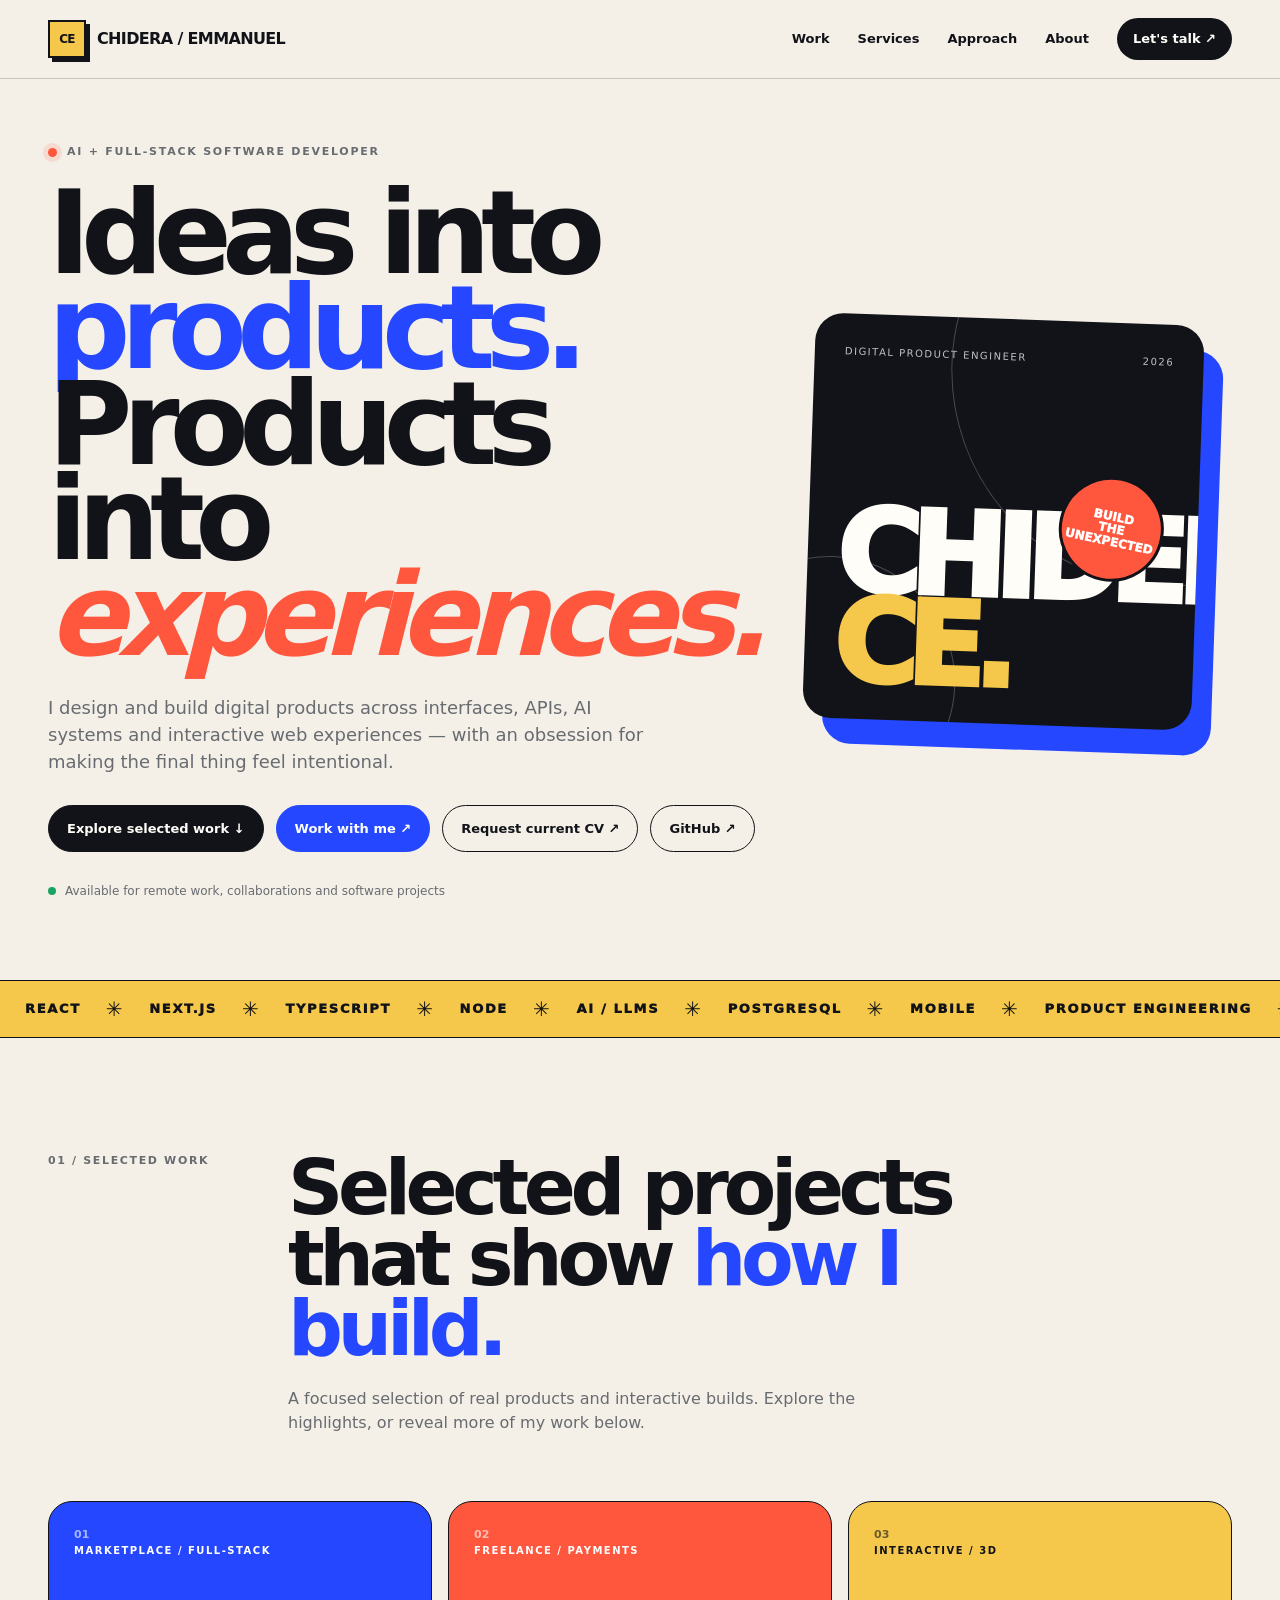
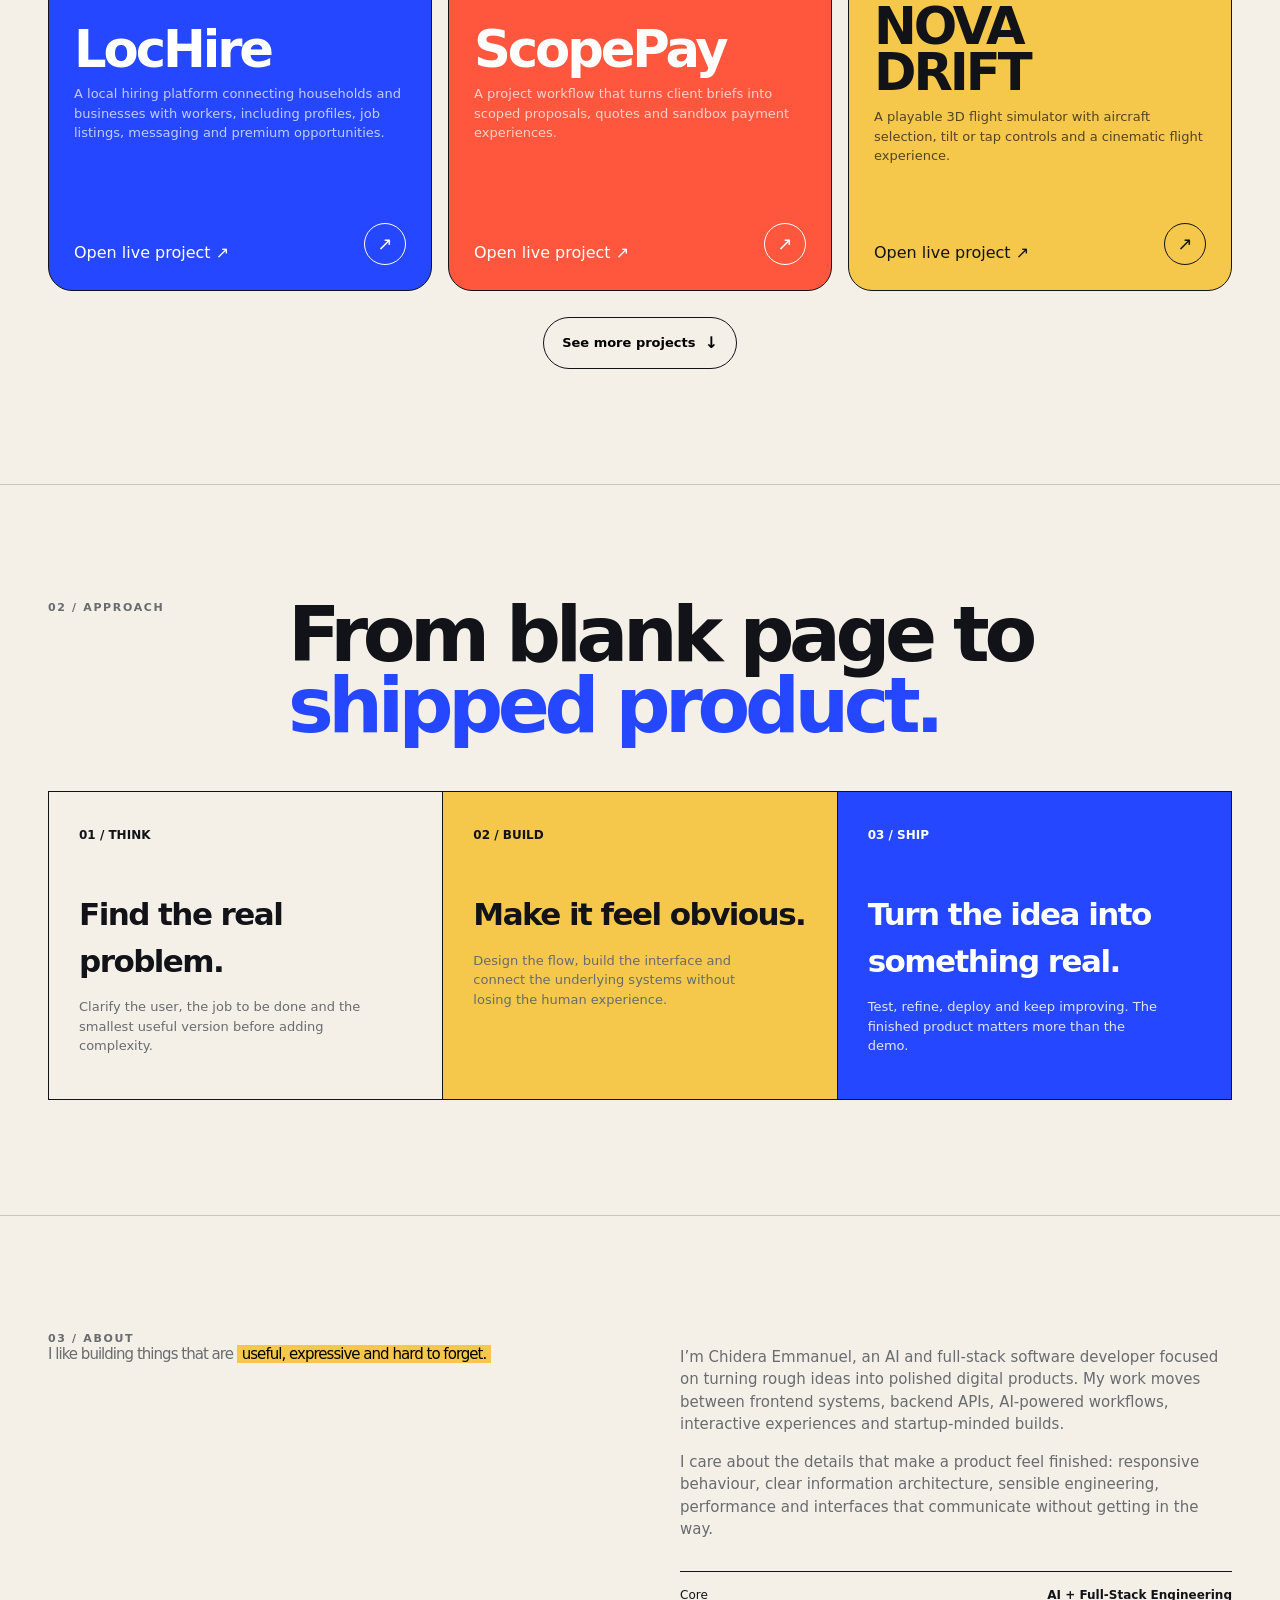
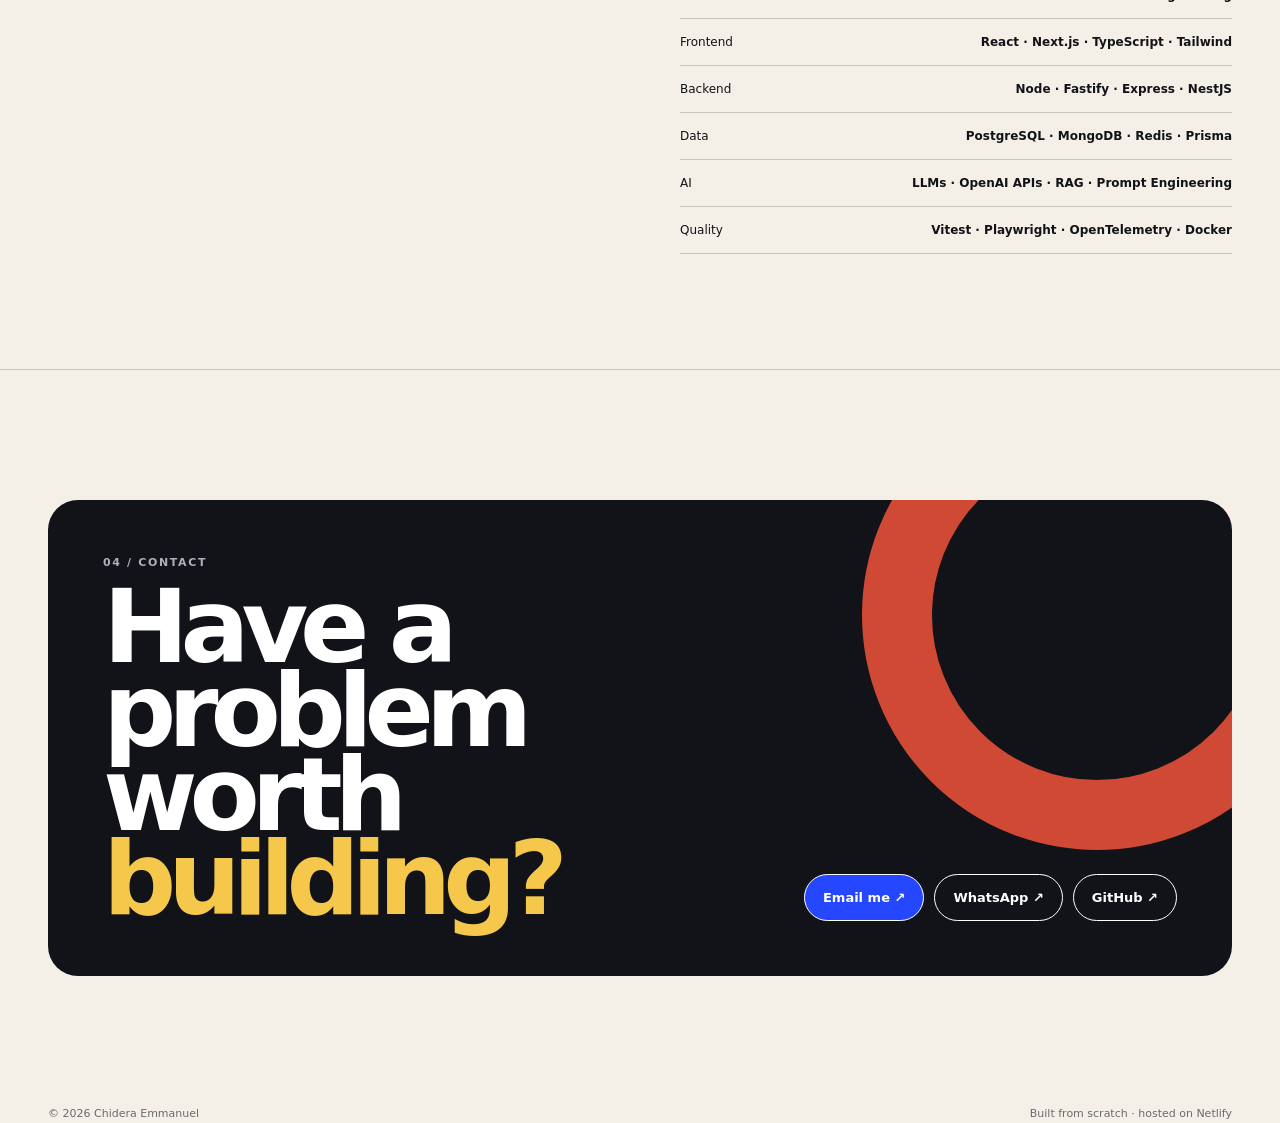
<file: index.html>
<!doctype html>
<html lang="en">
<head>
<meta charset="utf-8">
<meta name="viewport" content="width=device-width,initial-scale=1">
<meta name="theme-color" content="#f4f0e8">
<meta name="description" content="Chidera Emmanuel Okpala, full-stack web and mobile developer in Lagos, Nigeria. Explore projects, website repairs and remote React / Next.js development services.">
<link rel="canonical" href="https://my-portfolio-ce.netlify.app/">
<title>Chidera Emmanuel — AI & Full-Stack Software Developer</title>
<style>
:root{--paper:#f4f0e8;--paper2:#ebe5da;--ink:#111318;--muted:#686b70;--blue:#2447ff;--red:#ff573d;--yellow:#f5c84b;--line:#c9c4ba;--white:#fffdf8;--shadow:0 18px 50px rgba(17,19,24,.10);--radius:24px;--max:1240px}*{box-sizing:border-box}html{scroll-behavior:smooth}body{margin:0;background:var(--paper);color:var(--ink);font-family:Inter,ui-sans-serif,system-ui,-apple-system,BlinkMacSystemFont,"Segoe UI",sans-serif;line-height:1.5}a{color:inherit;text-decoration:none}button{font:inherit}.wrap{max-width:var(--max);margin:auto;padding:0 28px}.top{position:sticky;top:0;z-index:40;border-bottom:1px solid var(--line);background:rgba(244,240,232,.9);backdrop-filter:blur(18px)}.nav{height:78px;display:flex;align-items:center;justify-content:space-between}.logo{display:flex;align-items:center;gap:11px;font-weight:900;letter-spacing:-.04em}.logo-mark{width:38px;height:38px;border:2px solid var(--ink);display:grid;place-items:center;background:var(--yellow);font-size:12px;box-shadow:4px 4px 0 var(--ink)}.links{display:flex;gap:28px;align-items:center;font-size:13px;font-weight:750}.links a:hover{color:var(--blue)}.nav-cta{background:var(--ink);color:var(--white);padding:11px 16px;border-radius:999px}.menu{display:none;border:0;background:none;font-size:24px}.hero{min-height:calc(100vh - 78px);display:grid;grid-template-columns:1.08fr .92fr;gap:50px;align-items:center;padding-top:65px;padding-bottom:80px}.kicker{display:flex;align-items:center;gap:10px;font-size:11px;text-transform:uppercase;letter-spacing:.16em;font-weight:850;color:var(--muted)}.kicker i{width:9px;height:9px;border-radius:50%;background:var(--red);display:inline-block;box-shadow:0 0 0 5px #ff573d22}.hero h1{font-size:clamp(64px,9vw,128px);line-height:.83;letter-spacing:-.085em;margin:25px 0 30px}.hero h1 .blue{color:var(--blue)}.hero h1 .red{color:var(--red);font-style:italic}.intro{font-size:18px;color:var(--muted);max-width:610px}.hero-actions{display:flex;gap:12px;flex-wrap:wrap;margin:30px 0}.btn{display:inline-flex;align-items:center;gap:9px;padding:13px 18px;border:1.5px solid var(--ink);border-radius:999px;font-weight:800;font-size:13px;transition:.2s}.btn:hover{transform:translateY(-2px)}.btn.dark{background:var(--ink);color:var(--white)}.btn.blue{background:var(--blue);border-color:var(--blue);color:white}.btn.light{background:transparent}.avail{display:flex;align-items:center;gap:9px;color:var(--muted);font-size:12px}.avail span{width:8px;height:8px;background:#19a463;border-radius:50%}.poster{position:relative;min-height:520px;display:grid;place-items:center}.poster-card{width:min(470px,100%);aspect-ratio:1/1.04;background:var(--ink);color:var(--white);border-radius:28px;padding:30px;position:relative;overflow:hidden;box-shadow:20px 25px 0 var(--blue);transform:rotate(2deg)}.poster-card:before,.poster-card:after{content:"";position:absolute;border:1px solid #ffffff3a;border-radius:50%}.poster-card:before{width:430px;height:430px;right:-180px;top:-170px}.poster-card:after{width:250px;height:250px;left:-100px;bottom:-90px}.poster-top{display:flex;justify-content:space-between;position:relative;z-index:2;font-size:10px;letter-spacing:.15em;text-transform:uppercase;color:#bfc2ca}.poster-big{position:absolute;left:28px;right:28px;bottom:30px;font-size:clamp(75px,9vw,125px);line-height:.78;letter-spacing:-.1em;font-weight:950;z-index:2}.poster-big em{display:block;color:var(--yellow);font-style:normal}.poster-sticker{position:absolute;right:34px;top:38%;width:105px;height:105px;border-radius:50%;background:var(--red);color:white;display:grid;place-items:center;text-align:center;font-weight:950;font-size:12px;line-height:1.05;transform:rotate(10deg);z-index:3;border:3px solid var(--ink)}.marquee{border-top:1px solid var(--ink);border-bottom:1px solid var(--ink);overflow:hidden;background:var(--yellow)}.marquee-track{display:flex;width:max-content;animation:move 22s linear infinite}.marquee span{font-size:13px;font-weight:950;letter-spacing:.13em;text-transform:uppercase;padding:13px 25px;display:flex;align-items:center;gap:25px}.marquee b{font-size:20px}@keyframes move{to{transform:translateX(-50%)}}.section{padding:115px 0;border-bottom:1px solid var(--line)}.section-head{display:grid;grid-template-columns:190px 1fr;gap:50px;margin-bottom:50px}.eyebrow{font-size:11px;letter-spacing:.15em;text-transform:uppercase;font-weight:900;color:var(--muted)}.section-title{font-size:clamp(43px,6vw,78px);line-height:.92;letter-spacing:-.07em;margin:0;max-width:800px}.section-title span{color:var(--blue)}.section-copy{color:var(--muted);max-width:650px;font-size:16px;margin-top:22px}.work-grid{display:grid;grid-template-columns:repeat(3,1fr);gap:16px}.work{background:var(--white);border:1px solid var(--ink);border-radius:var(--radius);min-height:390px;padding:25px;display:flex;flex-direction:column;justify-content:space-between;position:relative;overflow:hidden;transition:.25s}.work:hover{transform:translateY(-7px);box-shadow:var(--shadow)}.work:nth-child(1){background:var(--blue);color:white}.work:nth-child(2){background:var(--red);color:white}.work:nth-child(3){background:var(--yellow)}.work .number{font-size:11px;font-weight:900;opacity:.6}.work .kind{font-size:10px;letter-spacing:.15em;text-transform:uppercase;font-weight:900}.work h3{font-size:clamp(30px,4vw,56px);line-height:.9;letter-spacing:-.06em;margin:12px 0}.work p{font-size:13px;max-width:520px;opacity:.72;margin:0}.work-foot{display:flex;justify-content:space-between;align-items:end;gap:15px;margin-top:25px}.arrow{width:42px;height:42px;border:1px solid currentColor;border-radius:50%;display:grid;place-items:center;font-size:18px;flex:0 0 auto}.work:hover .arrow{background:currentColor;color:var(--ink)}.process{display:grid;grid-template-columns:repeat(3,1fr);gap:1px;background:var(--ink);border:1px solid var(--ink)}.step{background:var(--paper);padding:30px;min-height:230px}.step:nth-child(2){background:var(--yellow)}.step:nth-child(3){background:var(--blue);color:white}.step b{font-size:12px}.step h3{font-size:31px;letter-spacing:-.05em;margin:45px 0 10px}.step p{font-size:13px;color:var(--muted);max-width:300px}.step:nth-child(3) p{color:#e0e5ff}.about{display:grid;grid-template-columns:1fr 1fr;gap:80px;align-items:start}.about-big{font-size:clamp(34px,5vw,65px);line-height:.95;letter-spacing:-.065em;margin:0}.about-big mark{background:var(--yellow);padding:0 5px}.about p{color:var(--muted);font-size:15px}.fact-list{border-top:1px solid var(--ink);margin-top:30px}.fact{display:flex;justify-content:space-between;gap:20px;padding:14px 0;border-bottom:1px solid var(--line);font-size:12px}.fact strong{font-weight:900;text-align:right}.contact{padding:130px 0}.contact-box{background:var(--ink);color:white;border-radius:30px;padding:55px;position:relative;overflow:hidden;display:grid;grid-template-columns:1fr auto;gap:40px;align-items:end}.contact-box:after{content:"";position:absolute;width:330px;height:330px;border:70px solid var(--red);border-radius:50%;right:-100px;top:-120px;opacity:.8}.contact h2{font-size:clamp(55px,8vw,105px);line-height:.82;letter-spacing:-.08em;margin:14px 0 0;position:relative;z-index:2}.contact h2 span{color:var(--yellow)}.contact-actions{display:flex;gap:10px;flex-wrap:wrap;position:relative;z-index:3}.contact .btn{border-color:white}.contact .btn.light{color:white}footer{padding:25px 0 40px;display:flex;justify-content:space-between;color:var(--muted);font-size:11px}@media(max-width:900px){.links{display:none}.menu{display:block}.hero{grid-template-columns:1fr}.poster{min-height:430px}.section-head{grid-template-columns:1fr;gap:15px}.work-grid{grid-template-columns:1fr 1fr}.about{grid-template-columns:1fr;gap:45px}.contact-box{grid-template-columns:1fr}}@media(max-width:620px){.wrap{padding:0 18px}.nav{height:68px}.hero{padding-top:50px}.hero h1{font-size:62px}.intro{font-size:16px}.poster{min-height:360px}.poster-card{box-shadow:12px 14px 0 var(--blue)}.poster-big{font-size:76px}.section{padding:78px 0}.section-title{font-size:48px}.work-grid,.process{grid-template-columns:1fr}.work{min-height:285px}.contact{padding:80px 0}.contact-box{padding:30px}.contact h2{font-size:57px}footer{flex-direction:column;gap:8px}}@media(prefers-reduced-motion:reduce){html{scroll-behavior:auto}.marquee-track{animation:none}}
</style><style>.more-projects{margin-top:16px}.more-projects[hidden]{display:none}.work-actions{display:flex;justify-content:center;margin-top:26px}.see-more{background:var(--white);border-color:var(--ink);cursor:pointer;min-width:190px;justify-content:center}.see-more:focus-visible{outline:3px solid var(--blue);outline-offset:4px}.see-more span{font-size:16px}.work-grid .work h3{overflow-wrap:anywhere}@media(max-width:620px){.work-actions{margin-top:20px}.see-more{width:100%;max-width:360px}}</style></head><body><header class="top"><div class="wrap nav"><a class="logo" href="#top"><span class="logo-mark">CE</span><span>CHIDERA / EMMANUEL</span></a><nav class="links" id="links"><a href="#work">Work</a><a href="services.html">Services</a><a href="#approach">Approach</a><a href="#about">About</a><a href="#contact" class="nav-cta">Let's talk ↗</a></nav><button class="menu" id="menu" aria-label="Open menu">☰</button></div></header><main id="top"><section class="wrap hero"><div><div class="kicker"><i></i> AI + Full-Stack Software Developer</div><h1>Ideas into <span class="blue">products.</span><br>Products into <span class="red">experiences.</span></h1><p class="intro">I design and build digital products across interfaces, APIs, AI systems and interactive web experiences — with an obsession for making the final thing feel intentional.</p><div class="hero-actions"><a class="btn dark" href="#work">Explore selected work ↓</a><a class="btn blue" href="services.html">Work with me ↗</a><a class="btn light" href="mailto:chideraemmanuelokpala@gmail.com?subject=Request%20for%20current%20CV" target="_blank" rel="noopener">Request current CV ↗</a><a class="btn light" href="https://github.com/ChideraEmmanuelCE" target="_blank" rel="noopener">GitHub ↗</a></div><div class="avail"><span></span> Available for remote work, collaborations and software projects</div></div><div class="poster" aria-label="Chidera Emmanuel digital studio poster"><div class="poster-card"><div class="poster-top"><span>Digital product engineer</span><span>2026</span></div><div class="poster-sticker">BUILD<br>THE<br>UNEXPECTED</div><div class="poster-big">CHIDERA<em>CE.</em></div></div></div></section><div class="marquee"><div class="marquee-track"><span>REACT <b>✳</b> NEXT.JS <b>✳</b> TYPESCRIPT <b>✳</b> NODE <b>✳</b> AI / LLMs <b>✳</b> POSTGRESQL <b>✳</b> MOBILE <b>✳</b> PRODUCT ENGINEERING <b>✳</b></span><span>REACT <b>✳</b> NEXT.JS <b>✳</b> TYPESCRIPT <b>✳</b> NODE <b>✳</b> AI / LLMs <b>✳</b> POSTGRESQL <b>✳</b> MOBILE <b>✳</b> PRODUCT ENGINEERING <b>✳</b></span></div></div><section id="work" class="section"><div class="wrap"><div class="section-head"><div class="eyebrow">01 / Selected work</div><div><h2 class="section-title">Selected projects that show <span>how I build.</span></h2><p class="section-copy">A focused selection of real products and interactive builds. Explore the highlights, or reveal more of my work below.</p></div></div><div class="work-grid"><a class="work" href="https://lochire.ng/" target="_blank" rel="noopener noreferrer" aria-label="Open LocHire live project"><div><div class="number">01</div><div class="kind">Marketplace / Full-stack</div></div><div><h3>LocHire</h3><p>A local hiring platform connecting households and businesses with workers, including profiles, job listings, messaging and premium opportunities.</p></div><div class="work-foot"><span>Open live project ↗</span><span class="arrow" aria-hidden="true">↗</span></div></a><a class="work" href="https://scopepay-two.vercel.app/" target="_blank" rel="noopener noreferrer" aria-label="Open ScopePay live project"><div><div class="number">02</div><div class="kind">Freelance / Payments</div></div><div><h3>ScopePay</h3><p>A project workflow that turns client briefs into scoped proposals, quotes and sandbox payment experiences.</p></div><div class="work-foot"><span>Open live project ↗</span><span class="arrow" aria-hidden="true">↗</span></div></a><a class="work" href="https://nova-drift-cyberflight.vercel.app/" target="_blank" rel="noopener noreferrer" aria-label="Open NOVA DRIFT live project"><div><div class="number">03</div><div class="kind">Interactive / 3D</div></div><div><h3>NOVA<br>DRIFT</h3><p>A playable 3D flight simulator with aircraft selection, tilt or tap controls and a cinematic flight experience.</p></div><div class="work-foot"><span>Open live project ↗</span><span class="arrow" aria-hidden="true">↗</span></div></a></div><div class="more-projects" id="more-projects" hidden><div class="work-grid"><a class="work" href="https://formbridge-ce.vercel.app/" target="_blank" rel="noopener noreferrer" aria-label="Open FormBridge live project"><div><div class="number">04</div><div class="kind">AI / Accessibility</div></div><div><h3>FormBridge</h3><p>An AI-assisted tool for understanding forms, preparing applications and working through answers with voice support.</p></div><div class="work-foot"><span>Open live project ↗</span><span class="arrow" aria-hidden="true">↗</span></div></a><a class="work" href="https://pocket-pos.netlify.app/" target="_blank" rel="noopener noreferrer" aria-label="Open Pocket POS live project"><div><div class="number">05</div><div class="kind">Business / POS</div></div><div><h3>Pocket<br>POS</h3><p>A practical point-of-sale experience designed around everyday business operations, transactions and a clean customer workflow.</p></div><div class="work-foot"><span>Open live project ↗</span><span class="arrow" aria-hidden="true">↗</span></div></a><a class="work" href="https://my-nova-digital.netlify.app/" target="_blank" rel="noopener noreferrer" aria-label="Open Nova Digital live project"><div><div class="number">06</div><div class="kind">Digital Product / Web</div></div><div><h3>Nova<br>Digital</h3><p>A polished client-facing digital product experience showing responsive interface design, visual systems and product presentation.</p></div><div class="work-foot"><span>Open live project ↗</span><span class="arrow" aria-hidden="true">↗</span></div></a><a class="work" href="https://quick-bill-split.netlify.app/" target="_blank" rel="noopener noreferrer" aria-label="Open Quick Bill Split live project"><div><div class="number">07</div><div class="kind">Utility / Interactive</div></div><div><h3>Quick Bill<br>Split</h3><p>An interactive utility that turns a simple calculation problem into a focused, responsive user experience.</p></div><div class="work-foot"><span>Open live project ↗</span><span class="arrow" aria-hidden="true">↗</span></div></a></div></div><div class="work-actions"><button class="btn light see-more" type="button" id="see-more" aria-controls="more-projects" aria-expanded="false">See more projects <span aria-hidden="true">↓</span></button></div></div></section><section id="approach" class="section"><div class="wrap"><div class="section-head"><div class="eyebrow">02 / Approach</div><div><h2 class="section-title">From blank page to <span>shipped product.</span></h2></div></div><div class="process"><article class="step"><b>01 / THINK</b><h3>Find the real problem.</h3><p>Clarify the user, the job to be done and the smallest useful version before adding complexity.</p></article><article class="step"><b>02 / BUILD</b><h3>Make it feel obvious.</h3><p>Design the flow, build the interface and connect the underlying systems without losing the human experience.</p></article><article class="step"><b>03 / SHIP</b><h3>Turn the idea into something real.</h3><p>Test, refine, deploy and keep improving. The finished product matters more than the demo.</p></article></div></div></section><section id="about" class="section"><div class="wrap about"><div><div class="eyebrow">03 / About</div><p class="about-big">I like building things that are <mark>useful, expressive and hard to forget.</mark></p></div><div><p>I’m Chidera Emmanuel, an AI and full-stack software developer focused on turning rough ideas into polished digital products. My work moves between frontend systems, backend APIs, AI-powered workflows, interactive experiences and startup-minded builds.</p><p>I care about the details that make a product feel finished: responsive behaviour, clear information architecture, sensible engineering, performance and interfaces that communicate without getting in the way.</p><div class="fact-list"><div class="fact"><span>Core</span><strong>AI + Full-Stack Engineering</strong></div><div class="fact"><span>Frontend</span><strong>React · Next.js · TypeScript · Tailwind</strong></div><div class="fact"><span>Backend</span><strong>Node · Fastify · Express · NestJS</strong></div><div class="fact"><span>Data</span><strong>PostgreSQL · MongoDB · Redis · Prisma</strong></div><div class="fact"><span>AI</span><strong>LLMs · OpenAI APIs · RAG · Prompt Engineering</strong></div><div class="fact"><span>Quality</span><strong>Vitest · Playwright · OpenTelemetry · Docker</strong></div></div></div></div></section><section id="contact" class="contact"><div class="wrap"><div class="contact-box"><div><div class="eyebrow" style="color:#aeb1b9">04 / Contact</div><h2>Have a problem worth <span>building?</span></h2></div><div class="contact-actions"><a class="btn blue" href="mailto:chideraemmanuelokpala@gmail.com">Email me ↗</a><a class="btn light" href="https://wa.me/2347042879150" target="_blank" rel="noopener">WhatsApp ↗</a><a class="btn light" href="https://github.com/ChideraEmmanuelCE" target="_blank" rel="noopener">GitHub ↗</a></div></div></div></section></main><footer class="wrap"><span>© 2026 Chidera Emmanuel</span><span>Built from scratch · hosted on Netlify</span></footer><script>const menu=document.getElementById('menu');const links=document.getElementById('links');menu.addEventListener('click',()=>{links.classList.toggle('mobile')});const style=document.createElement('style');style.textContent='.links.mobile{display:flex;position:absolute;top:68px;left:0;right:0;background:var(--paper);padding:18px;flex-direction:column;align-items:flex-start;border-bottom:1px solid var(--line)}';document.head.appendChild(style);const showMore=document.getElementById('see-more');const moreProjects=document.getElementById('more-projects');showMore.addEventListener('click',()=>{const expanded=showMore.getAttribute('aria-expanded')==='true';moreProjects.hidden=expanded;showMore.setAttribute('aria-expanded',String(!expanded));showMore.innerHTML=expanded?'See more projects <span aria-hidden="true">↓</span>':'Show less <span aria-hidden="true">↑</span>';});</script></body></html>
</file>
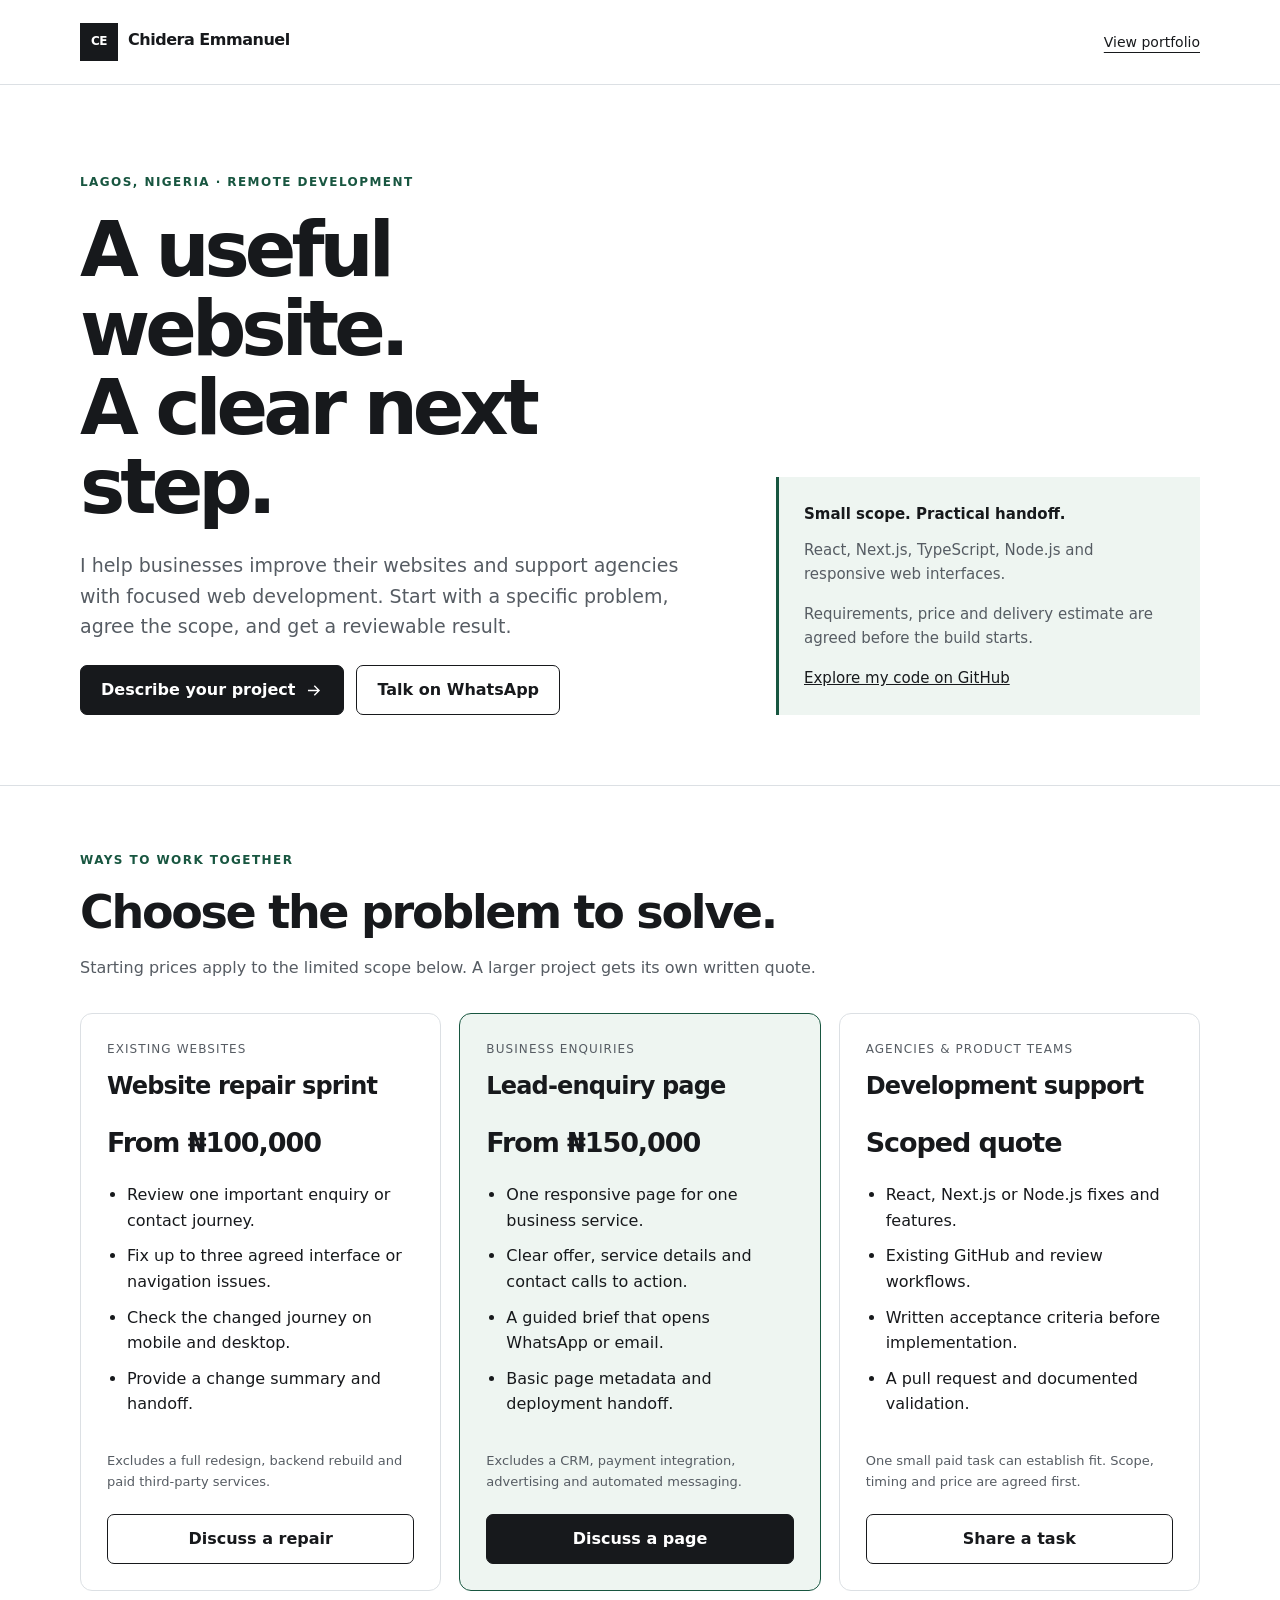
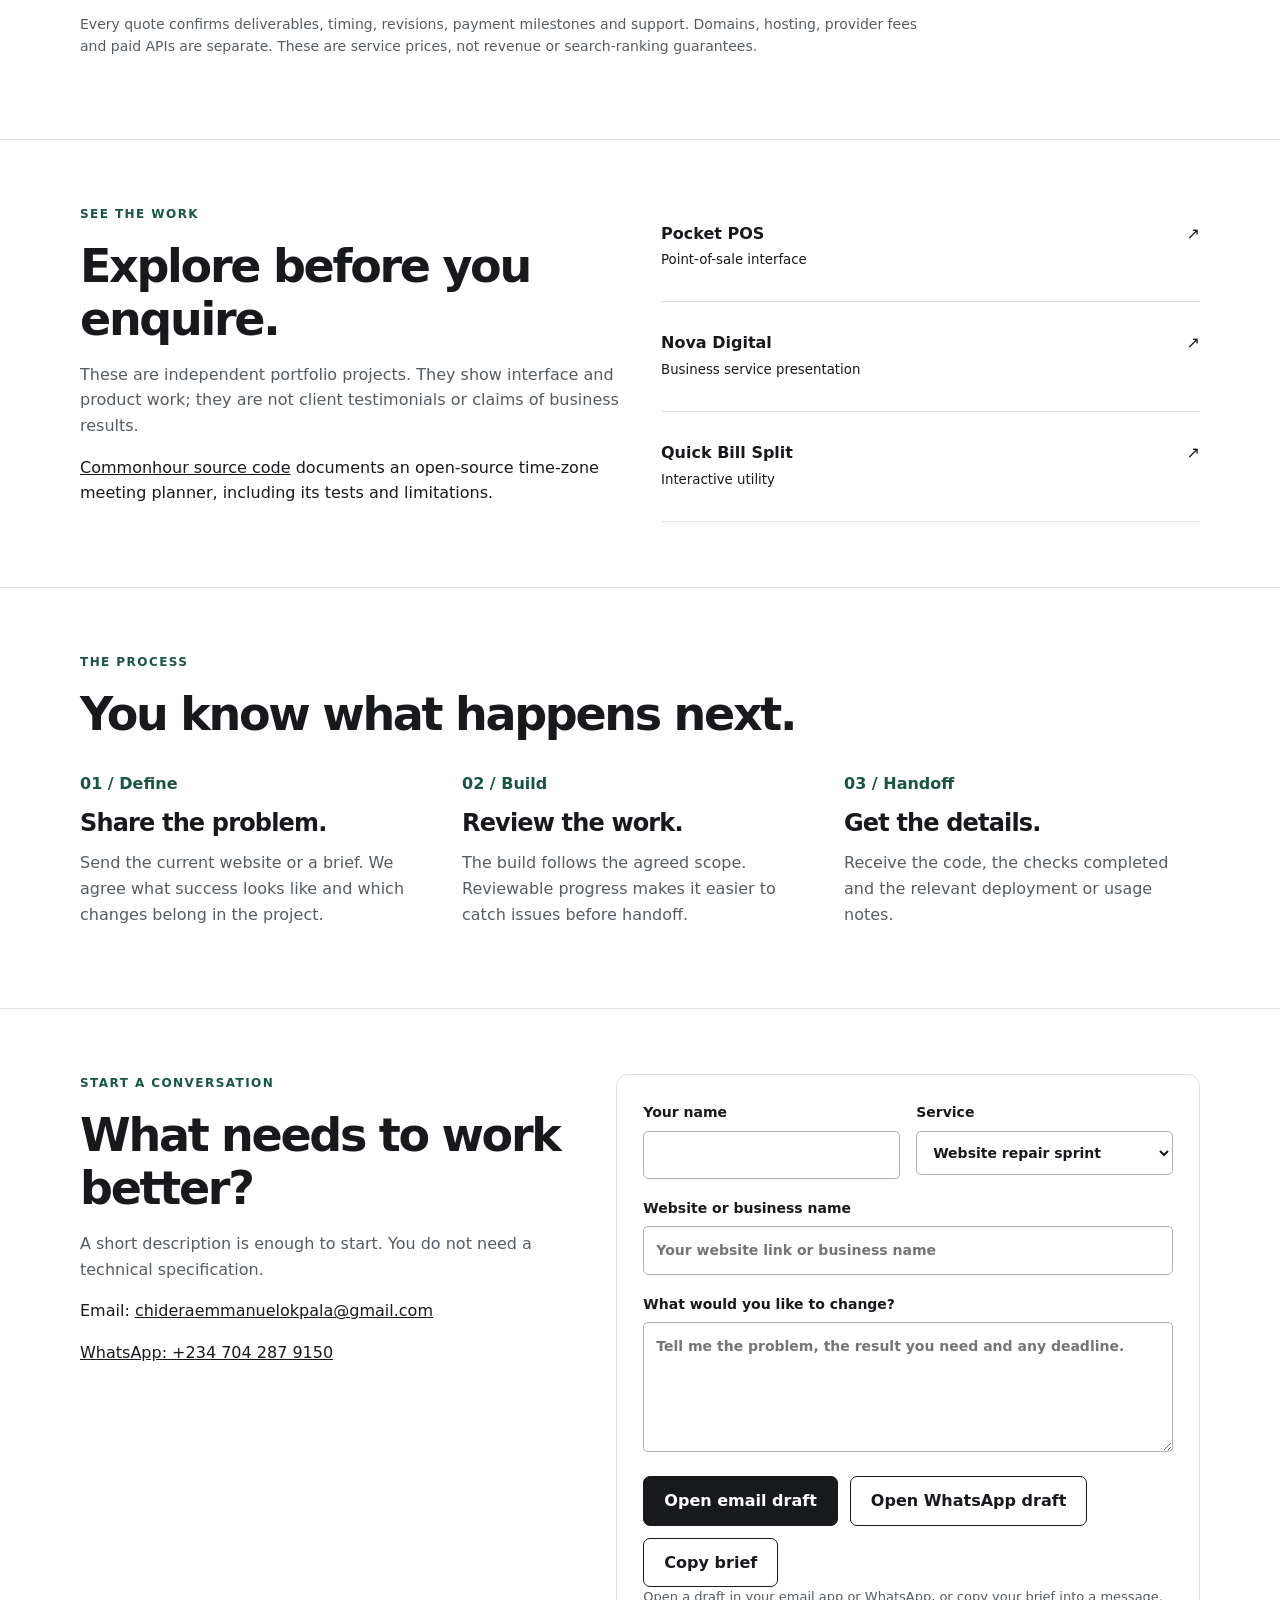
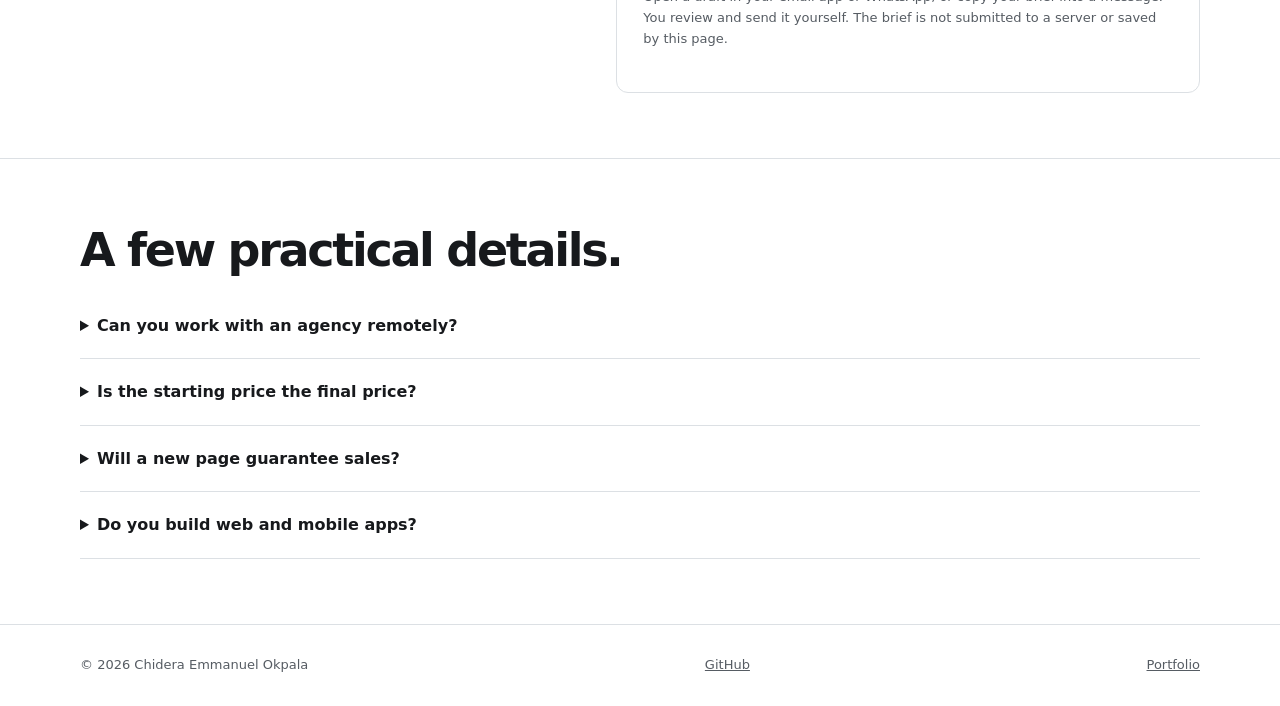
<file: services.html>
<!doctype html>
<html lang="en"><head><meta charset="utf-8"><meta name="viewport" content="width=device-width,initial-scale=1"><meta name="theme-color" content="#ffffff"><title>Website repairs & development | Chidera Emmanuel Okpala</title><meta name="description" content="Work with Chidera Emmanuel Okpala, a full-stack developer in Lagos, Nigeria. Website repairs, business enquiry pages and React / Next.js agency support."><link rel="canonical" href="https://my-portfolio-ce.netlify.app/services.html"><meta property="og:title" content="Useful websites. Clearly scoped development."><meta property="og:description" content="Website repairs, business enquiry pages and development support by Chidera Emmanuel Okpala."><meta property="og:type" content="website"><meta property="og:url" content="https://my-portfolio-ce.netlify.app/services.html"><style>
:root{--ink:#17191c;--muted:#565c63;--line:#dce0e4;--accent:#185640;--pale:#eef5f1}*{box-sizing:border-box}html{scroll-behavior:smooth}body{margin:0;color:var(--ink);background:white;font:16px/1.6 system-ui,-apple-system,BlinkMacSystemFont,'Segoe UI',sans-serif}a{color:inherit}a:focus-visible,button:focus-visible,input:focus-visible,select:focus-visible,textarea:focus-visible{outline:3px solid #e29727;outline-offset:4px}.wrap{width:min(1120px,calc(100% - 40px));margin:auto}.skip{position:absolute;left:12px;top:-80px;background:white;padding:12px;z-index:4}.skip:focus{top:8px}header{border-bottom:1px solid var(--line)}nav{display:flex;align-items:center;justify-content:space-between;gap:16px;min-height:84px;flex-wrap:wrap;padding:16px 0}.brand{font-weight:800;letter-spacing:-.03em;text-decoration:none}.brand span{display:inline-grid;place-items:center;width:38px;height:38px;background:var(--ink);color:white;margin-right:10px;font-size:12px}nav .back{font-size:14px;text-underline-offset:5px}.hero{padding:88px 0 70px;display:grid;grid-template-columns:1.5fr 1fr;gap:60px;align-items:end}.eyebrow{font-size:12px;text-transform:uppercase;letter-spacing:.12em;font-weight:750;color:var(--accent)}h1{font-size:clamp(40px,6vw,76px);line-height:1.04;letter-spacing:-.065em;margin:18px 0 24px}h2{font-size:clamp(30px,4vw,46px);line-height:1.15;letter-spacing:-.05em;margin:0 0 16px}h3{font-size:24px;line-height:1.25;letter-spacing:-.035em;margin:12px 0}p{margin:0 0 16px}.lead{font-size:19px;max-width:630px;color:var(--muted)}.actions{display:flex;gap:12px;flex-wrap:wrap;margin-top:24px}.button{display:inline-flex;align-items:center;justify-content:center;gap:9px;min-height:48px;padding:11px 20px;border:1px solid var(--ink);border-radius:7px;background:var(--ink);color:white;text-decoration:none;font:inherit;font-weight:650;cursor:pointer}.button.secondary{background:white;color:var(--ink)}svg{width:19px;height:19px;flex-shrink:0}.aside{padding:25px;border-left:3px solid var(--accent);background:var(--pale);font-size:15px}.aside strong{display:block;margin-bottom:12px}.aside p{color:var(--muted)}section.block{padding:65px 0;border-top:1px solid var(--line)}.muted{color:var(--muted)}.cards{display:grid;grid-template-columns:repeat(3,minmax(0,1fr));gap:18px;margin-top:32px}.card{border:1px solid var(--line);border-radius:12px;padding:26px;display:flex;flex-direction:column}.card:nth-child(2){border-color:var(--accent);background:var(--pale)}.tag{font-size:12px;text-transform:uppercase;letter-spacing:.09em;color:var(--muted)}.price{font-size:27px;letter-spacing:-.04em;font-weight:750;margin:8px 0 18px}.card ul{padding-left:20px;margin:0 0 24px}.card li{margin-bottom:10px}.card .button{margin-top:auto}.scope{font-size:13px;color:var(--muted);margin-bottom:22px}.note{font-size:14px;color:var(--muted);max-width:850px;margin-top:22px}.proof{display:grid;grid-template-columns:1fr 1fr;gap:42px}.proof-links{display:grid;gap:12px}.proof-links a{display:flex;justify-content:space-between;gap:14px;text-decoration:none;border-bottom:1px solid var(--line);padding:16px 0}.proof-links a:hover{text-decoration:underline}.steps{display:grid;grid-template-columns:repeat(3,1fr);gap:26px;margin-top:30px}.steps span{display:block;color:var(--accent);font-weight:800;margin-bottom:12px}.brief{display:grid;grid-template-columns:1fr 1.2fr;gap:50px}form{padding:26px;border:1px solid var(--line);border-radius:12px}label{display:block;font-size:14px;font-weight:650;margin-bottom:18px}input,select,textarea{display:block;width:100%;margin-top:7px;padding:12px;background:white;border:1px solid #aab1b8;border-radius:5px;font:inherit;color:var(--ink)}textarea{resize:vertical;min-height:130px}.row{display:grid;grid-template-columns:1fr 1fr;gap:16px}.form-note{font-size:13px;color:var(--muted)}#status{font-size:14px;margin:15px 0 0}#brief-preview{margin-top:20px}#prepared-brief{min-height:240px}details{padding:20px 0;border-bottom:1px solid var(--line)}summary{cursor:pointer;font-weight:650}details p{margin:15px 0 0;color:var(--muted);max-width:800px}footer{border-top:1px solid var(--line);padding:30px 0;color:var(--muted);font-size:13px}footer .wrap{display:flex;justify-content:space-between;gap:20px;flex-wrap:wrap}.email{overflow-wrap:anywhere}@media(max-width:800px){.hero,.proof,.brief{grid-template-columns:1fr;gap:30px}.cards,.steps{grid-template-columns:1fr}.hero{padding:55px 0}.card{padding:24px}.steps{gap:18px}}@media(max-width:400px){.wrap{width:calc(100% - 28px)}.brand{font-size:14px}.brand span{margin-right:6px}.row{grid-template-columns:1fr;gap:0}form{padding:18px}h1{font-size:39px}.actions .button{width:100%}}@media(prefers-reduced-motion:reduce){html{scroll-behavior:auto}}
</style><script type="application/ld+json">{"@context":"https://schema.org","@type":"Person","name":"Chidera Emmanuel Okpala","jobTitle":"Full-stack Web and Mobile Developer","url":"https://my-portfolio-ce.netlify.app","sameAs":["https://github.com/ChideraEmmanuelCE"],"knowsAbout":["React","Next.js","TypeScript","Node.js","Web development","React Native"]}</script></head><body><a class="skip" href="#main">Skip to content</a><header><nav class="wrap" aria-label="Main"><a class="brand" href="/"><span>CE</span>Chidera Emmanuel</a><a class="back" href="/">View portfolio</a></nav></header><main id="main"><div class="wrap hero"><div><p class="eyebrow">Lagos, Nigeria · Remote development</p><h1>A useful website.<br>A clear next step.</h1><p class="lead">I help businesses improve their websites and support agencies with focused web development. Start with a specific problem, agree the scope, and get a reviewable result.</p><div class="actions"><a class="button" href="#brief">Describe your project <svg viewBox="0 0 24 24" fill="none" stroke="currentColor" stroke-width="1.8" aria-hidden="true"><path d="M5 12h14m-6-6 6 6-6 6"/></svg></a><a class="button secondary" href="https://wa.me/2347042879150?text=Hi%20Chidera%2C%20I%20would%20like%20to%20discuss%20a%20website%20project.">Talk on WhatsApp</a></div></div><aside class="aside"><strong>Small scope. Practical handoff.</strong><p>React, Next.js, TypeScript, Node.js and responsive web interfaces.</p><p>Requirements, price and delivery estimate are agreed before the build starts.</p><a href="https://github.com/ChideraEmmanuelCE">Explore my code on GitHub</a></aside></div><section class="block" id="services"><div class="wrap"><p class="eyebrow">Ways to work together</p><h2>Choose the problem to solve.</h2><p class="muted">Starting prices apply to the limited scope below. A larger project gets its own written quote.</p><div class="cards"><article class="card"><span class="tag">Existing websites</span><h3>Website repair sprint</h3><p class="price">From ₦100,000</p><ul><li>Review one important enquiry or contact journey.</li><li>Fix up to three agreed interface or navigation issues.</li><li>Check the changed journey on mobile and desktop.</li><li>Provide a change summary and handoff.</li></ul><p class="scope">Excludes a full redesign, backend rebuild and paid third-party services.</p><a class="button secondary" href="#brief" data-service="Website repair sprint">Discuss a repair</a></article><article class="card"><span class="tag">Business enquiries</span><h3>Lead-enquiry page</h3><p class="price">From ₦150,000</p><ul><li>One responsive page for one business service.</li><li>Clear offer, service details and contact calls to action.</li><li>A guided brief that opens WhatsApp or email.</li><li>Basic page metadata and deployment handoff.</li></ul><p class="scope">Excludes a CRM, payment integration, advertising and automated messaging.</p><a class="button" href="#brief" data-service="Lead-enquiry page">Discuss a page</a></article><article class="card"><span class="tag">Agencies & product teams</span><h3>Development support</h3><p class="price">Scoped quote</p><ul><li>React, Next.js or Node.js fixes and features.</li><li>Existing GitHub and review workflows.</li><li>Written acceptance criteria before implementation.</li><li>A pull request and documented validation.</li></ul><p class="scope">One small paid task can establish fit. Scope, timing and price are agreed first.</p><a class="button secondary" href="#brief" data-service="Development support">Share a task</a></article></div><p class="note">Every quote confirms deliverables, timing, revisions, payment milestones and support. Domains, hosting, provider fees and paid APIs are separate. These are service prices, not revenue or search-ranking guarantees.</p></div></section><section class="block"><div class="wrap proof"><div><p class="eyebrow">See the work</p><h2>Explore before you enquire.</h2><p class="muted">These are independent portfolio projects. They show interface and product work; they are not client testimonials or claims of business results.</p><p><a href="https://github.com/ChideraEmmanuelCE/commonhour">Commonhour source code</a> documents an open-source time-zone meeting planner, including its tests and limitations.</p></div><div class="proof-links"><a href="https://pocket-pos.netlify.app" target="_blank" rel="noopener"><span><strong>Pocket POS</strong><br><small>Point-of-sale interface</small></span><span aria-hidden="true">↗</span></a><a href="https://my-nova-digital.netlify.app" target="_blank" rel="noopener"><span><strong>Nova Digital</strong><br><small>Business service presentation</small></span><span aria-hidden="true">↗</span></a><a href="https://quick-bill-split.netlify.app" target="_blank" rel="noopener"><span><strong>Quick Bill Split</strong><br><small>Interactive utility</small></span><span aria-hidden="true">↗</span></a></div></div></section><section class="block"><div class="wrap"><p class="eyebrow">The process</p><h2>You know what happens next.</h2><div class="steps"><article><span>01 / Define</span><h3>Share the problem.</h3><p class="muted">Send the current website or a brief. We agree what success looks like and which changes belong in the project.</p></article><article><span>02 / Build</span><h3>Review the work.</h3><p class="muted">The build follows the agreed scope. Reviewable progress makes it easier to catch issues before handoff.</p></article><article><span>03 / Handoff</span><h3>Get the details.</h3><p class="muted">Receive the code, the checks completed and the relevant deployment or usage notes.</p></article></div></div></section><section class="block" id="brief"><div class="wrap brief"><div><p class="eyebrow">Start a conversation</p><h2>What needs to work better?</h2><p class="muted">A short description is enough to start. You do not need a technical specification.</p><p>Email: <a class="email" href="mailto:chideraemmanuelokpala@gmail.com">chideraemmanuelokpala@gmail.com</a></p><p><a href="https://wa.me/2347042879150">WhatsApp: +234 704 287 9150</a></p></div><form id="project-brief"><div class="row"><label>Your name<input name="name" autocomplete="name" maxlength="100" required></label><label>Service<select name="service"><option>Website repair sprint</option><option>Lead-enquiry page</option><option>Development support</option><option>Other web or mobile project</option></select></label></div><label>Website or business name<input name="business" maxlength="220" placeholder="Your website link or business name"></label><label>What would you like to change?<textarea name="problem" maxlength="2500" required placeholder="Tell me the problem, the result you need and any deadline."></textarea></label><div class="actions"><button class="button" type="submit" value="email">Open email draft</button><button class="button secondary" type="submit" value="whatsapp">Open WhatsApp draft</button><button class="button secondary" type="submit" value="copy">Copy brief</button></div><p class="form-note">Open a draft in your email app or WhatsApp, or copy your brief into a message. You review and send it yourself. The brief is not submitted to a server or saved by this page.</p><p id="status" role="status" aria-live="polite"></p><div id="brief-preview" hidden><label>Your prepared brief<textarea id="prepared-brief" readonly aria-describedby="copy-help"></textarea></label><p id="copy-help" class="form-note">If copying or opening an app fails, select this text and copy it into your own message.</p></div><noscript><p>JavaScript is off. Please use the email or WhatsApp links beside this form.</p></noscript></form></div></section><section class="block"><div class="wrap"><h2>A few practical details.</h2><details><summary>Can you work with an agency remotely?</summary><p>Yes. A defined feature or fix, an existing repository and clear review criteria provide a practical starting point. Availability and deadlines are confirmed for each project.</p></details><details><summary>Is the starting price the final price?</summary><p>The starting price covers the small scope listed above. Before work begins, the written quote confirms the total, included revisions, milestone payments and support. Extra features require a separate agreement.</p></details><details><summary>Will a new page guarantee sales?</summary><p>No. The work improves the agreed website journey. Sales also depend on your offer, traffic, customer demand and follow-up.</p></details><details><summary>Do you build web and mobile apps?</summary><p>Yes. Web or mobile application work is quoted after reviewing requirements, integrations and the delivery scope.</p></details></div></section></main><footer><div class="wrap"><span>© 2026 Chidera Emmanuel Okpala</span><a href="https://github.com/ChideraEmmanuelCE">GitHub</a><a href="/">Portfolio</a></div></footer><script>
const form = document.getElementById('project-brief');
const status = document.getElementById('status');
const preview = document.getElementById('brief-preview');
const prepared = document.getElementById('prepared-brief');
const requiredFields = [form.elements.name, form.elements.problem];

requiredFields.forEach(field => field.addEventListener('input', () => field.setCustomValidity('')));
document.querySelectorAll('[data-service]').forEach(link => link.addEventListener('click', () => {
  form.elements.service.value = link.dataset.service;
}));

form.addEventListener('submit', async event => {
  event.preventDefault();
  requiredFields.forEach(field => field.setCustomValidity(field.value.trim() ? '' : 'Please enter more than spaces.'));
  if (!form.reportValidity()) return;

  const data = new FormData(form);
  const text = [
    'Hi Chidera,', '',
    `Name: ${String(data.get('name')).trim()}`,
    `Service: ${data.get('service')}`,
    `Website / business: ${String(data.get('business')).trim() || 'Not supplied'}`,
    '', String(data.get('problem')).trim(), '',
    'Please let me know the next step.'
  ].join('\n');
  prepared.value = text;
  preview.hidden = false;

  const action = event.submitter ? event.submitter.value : 'email';
  if (action === 'copy') {
    try {
      if (!navigator.clipboard || !navigator.clipboard.writeText) throw new Error('Clipboard unavailable');
      await navigator.clipboard.writeText(text);
      status.textContent = 'Brief copied. Paste it into your message, review it and send it yourself.';
    } catch {
      prepared.focus();
      prepared.select();
      status.textContent = 'Automatic copying is unavailable. Your brief is selected below; use your device’s copy option.';
    }
  } else if (action === 'whatsapp') {
    status.textContent = 'Opening WhatsApp. Review and send the draft there. If it does not open, copy your prepared brief below.';
    window.location.href = 'https://wa.me/2347042879150?text=' + encodeURIComponent(text);
  } else {
    status.textContent = 'Opening your email app. Review and send the draft there. If it does not open, copy your prepared brief below.';
    window.location.href = 'mailto:chideraemmanuelokpala@gmail.com?subject=' + encodeURIComponent('Project enquiry: ' + data.get('service')) + '&body=' + encodeURIComponent(text);
  }
});
</script></body></html>
</file>
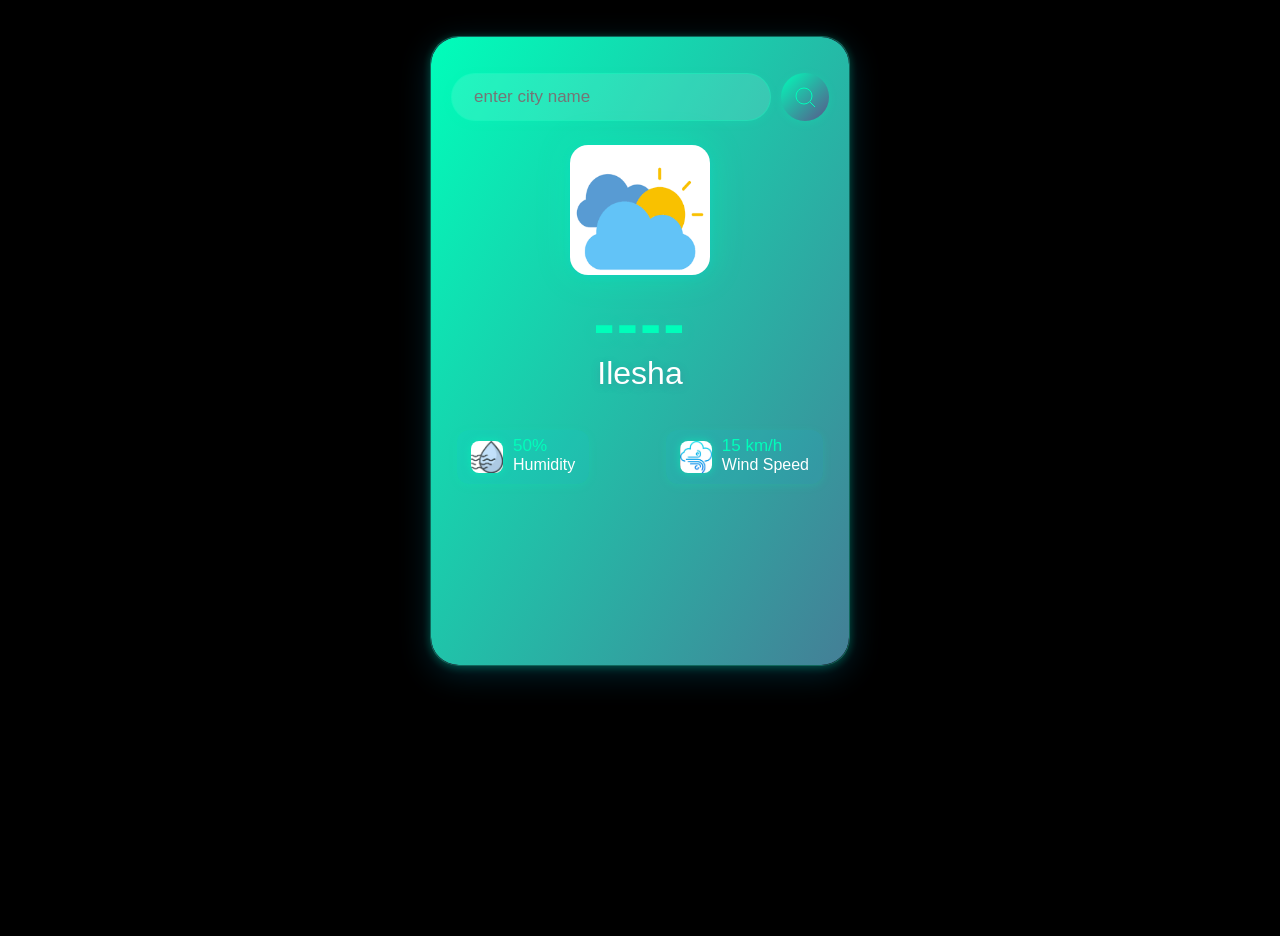
<file: weather.html>
<!DOCTYPE html>
<html lang="en">
<head>
    <meta charset="utf-8">
    <meta name="viewport" content="width=device-width, initial-scale=1.0">
    <title>Weather App</title>
    <link rel="stylesheet" href="weather.css">
    
</head>
<body>
    
<div class="card">
    <div class="search">
        <input type="text" placeholder="enter city name"
        spellcheck="false">
      <button type="submit">
  <svg width="22" height="22" viewBox="0 0 22 22" fill="none">
    <circle cx="10" cy="10" r="8" stroke="#00feba" strokeWidth="2"/>
    <line x1="16" y1="16" x2="21" y2="21" stroke="#00feba" strokeWidth="2" strokeLinecap="round"/>
  </svg>
</button>
    </div>
    <div class="error">
        <p>Invalid City Name</p>
    </div>
    <div class="weather">
        <img src="2024-12-02.png" class="weather-icon" alt="image">
        <h1 class="temp">----</h1>
        <h2 class="city">Ilesha</h2>
        <div class="details">
            <div class="col">
                <img src="Screenshot_20241126_210726_Opera Mini.jpg" alt="image">
                <div>
                    <p class="humidity">50%</p>
                    <p>Humidity</p>
                </div>
            </div>
            <div class="col">
                <img src="Screenshot_20241126_210919_Opera Mini.jpg" alt="image">
                <div>
                    <p class="wind">15 km/h</p>
                    <p>Wind Speed</p>
                </div>
            </div>
        </div>
    </div>
</div>

<script>

const apiKey = "ea035d143d8124eeab4dd975952d61fc";
const apiUrl = "https://api.openweathermap.org/data/2.5/weather?&units=metric&q=";

const searchBox = document.querySelector(".search input");
const searchBtn = document.querySelector(".search button");
const weatherIcon = document.querySelector(".weather-icon");

async function checkWeather(city) {
    const response = await fetch(apiUrl + city + `&appid=${apiKey}`);

    if(response.status == 404){
        document.querySelector(".error").style.display = "block";
        document.querySelector(".weather").style.display = "none";
    }else{
        var data = await response.json();
    
    document.querySelector(".city").innerHTML = data.name;
    document.querySelector(".temp").innerHTML = Math.round(data.main.temp) + "°c";
    document.querySelector(".humidity").innerHTML = data.main.humidity + "%";
    document.querySelector(".wind").innerHTML = data.wind.speed + " km/h";

    if(data.weather[0].main == "clouds"){
       weatherIcon.src = "2024-12-02 (3).png";
    } 
    else if(data.weather[0].main == "Clear"){
        weatherIcon.src = "2024-12-02 (2).png";
    }
    else if(data.weather[0].main == "Rain"){
        weatherIcon.src = "Screenshot_20241126_153943_Opera Mini.jpg"
    }
    else if(data.weather[0].main == "Drizzle"){
        weatherIcon.src = "Screenshot_20241126_153943_Opera Mini.jpg"
    }
    else if(data.weather[0].main == "Mist"){
        weatherIcon.src = "Screenshot_20241126_153813_Opera Mini.jpg"
    }

    document.querySelector(".weather").style.display = "block";
    document.querySelector(".error").style.display = "none";
    }
}

searchBtn.addEventListener("click", ()=>{  
    checkWeather(searchBox.value);
})


</script>
</body>
</html>
</file>
<file: weather.css>
* {
  margin: 0;
  padding: 0;
  font-family: 'Poppins', 'Segoe UI', Arial, sans-serif;
  box-sizing: border-box;
}

body {
  background: black;
  min-height: 100vh;
}

.card {
  width: 96vw;
  max-width: 420px;
  min-height: 70vh;
  margin: 4vh auto;
  border-radius: 28px;
  padding: 36px 20px 32px 20px;
  color: #fff;
  background: rgba(30, 34, 54, 0.85);
  box-shadow: 0 8px 32px 0 rgba(0, 195, 255, 0.18), 0 1.5px 8px #00feba44;
  backdrop-filter: blur(16px) saturate(120%);
  border: 1.5px solid #00feba55;
  position: relative;
  overflow: hidden;
  text-align: center;
}

.card::before {
  content: "";
  position: absolute;
  inset: 0;
  border-radius: 28px;
  padding: 2px;
  background: linear-gradient(120deg, #00feba, #5b548a, #00c3ff, #00feba);
  background-size: 400% 400%;
  animation: neon 8s linear infinite;
  z-index: 0;
  pointer-events: none;
}
@keyframes neon {
  0% { background-position: 0% 50%;}
  50% { background-position: 100% 50%;}
  100% { background-position: 0% 50%;}
}
.card > * {
  position: relative;
  z-index: 1;
}

.search {
  width: 100%;
  display: flex;
  align-items: center;
  justify-content: center;
  margin-bottom: 24px;
  gap: 10px;
}
.search input {
  border: none;
  outline: none;
  background: rgba(235, 255, 252, 0.12);
  color: #fff;
  padding: 12px 22px;
  height: 48px;
  border-radius: 24px;
  font-size: 17px;
  flex: 1;
  transition: background 0.2s, box-shadow 0.2s;
  box-shadow: 0 2px 8px #00feba22;
  border: 1.5px solid #00feba55;
}
.search input:focus {
  background: rgba(0, 195, 255, 0.10);
  box-shadow: 0 0 0 2px #00feba88;
}
.search button {
  border: none;
  outline: none;
  background: linear-gradient(135deg, #00feba, #5b548a);
  border-radius: 50%;
  width: 48px;
  height: 48px;
  cursor: pointer;
  display: flex;
  align-items: center;
  justify-content: center;
  transition: box-shadow 0.2s, background 0.2s;
  box-shadow: 0 2px 8px #00feba33;
}
.search button:hover {
  background: linear-gradient(135deg, #00c3ff, #5b548a);
  box-shadow: 0 4px 16px #00c3ff44;
}
.search button img {
  width: 20px;
  filter: drop-shadow(0 0 2px #00feba);
}

.weather-icon {
  width: 140px;
  height: 130px;
  margin: 24px auto 12px auto;
  border-radius: 18px;
  box-shadow: 0 0 32px 0 #00feba55, 0 2px 8px #00c3ff33;
  background: rgba(0, 195, 255, 0.06);
  display: block;
}

.weather h1 {
  font-size: 64px;
  font-weight: 600;
  letter-spacing: 2px;
  color: #00feba;
  text-shadow: 0 2px 16px #00feba33;
}
.weather h2 {
  font-size: 32px;
  font-weight: 400;
  margin-top: -6px;
  color: #fff;
  text-shadow: 0 2px 8px #5b548a44;
}

.details {
  display: flex;
  align-items: center;
  justify-content: space-between;
  gap: 18px;
  padding: 0 6px;
  margin-top: 38px;
}
.col {
  display: flex;
  align-items: center;
  text-align: left;
  background: rgba(0, 195, 255, 0.07);
  border-radius: 12px;
  padding: 10px 14px;
  box-shadow: 0 2px 8px #00feba22;
  min-width: 110px;
}
.col img {
  width: 32px;
  margin-right: 10px;
  border-radius: 8px;
  filter: drop-shadow(0 0 4px #00feba88);
}
.humidity, .wind {
  font-size: 17px;
  margin-top: -4px;
  color: #00feba;
  font-weight: 500;
}


.error {
  text-align: left;
  margin: 10px 0 0 10px;
  font-size: 15px;
  color: #ff3c3c;
  text-decoration: underline;
  display: none;
}

@media (max-width: 600px) {
  .card {
    max-width: 98vw;
    min-height: 80vh;
    padding: 18px 4vw 24px 4vw;
    border-radius: 18px;
  }
  .weather-icon {
    width: 100px;
    height: 90px;
    margin: 18px auto 8px auto;
  }
  .weather h1 {
    font-size: 38px;
  }
  .weather h2 {
    font-size: 20px;
  }
  .details {
    flex-direction: column;
    gap: 14px;
    margin-top: 22px;
    padding: 0 2px;
  }
  .col {
    min-width: 90px;
    width: 100%;
    justify-content: flex-start;
  }
  .search input {
    font-size: 15px;
    height: 38px;
    padding: 8px 10px;
  }
  .search button {
    width: 38px;
    height: 38px;
  }
}

@media (max-width: 400px) {
  .card {
    padding: 8px 1vw 12px 1vw;
    border-radius: 10px;
  }
  .weather h1 {
    font-size: 26px;
  }
  .weather h2 {
    font-size: 13px;
  }
}
</file>
